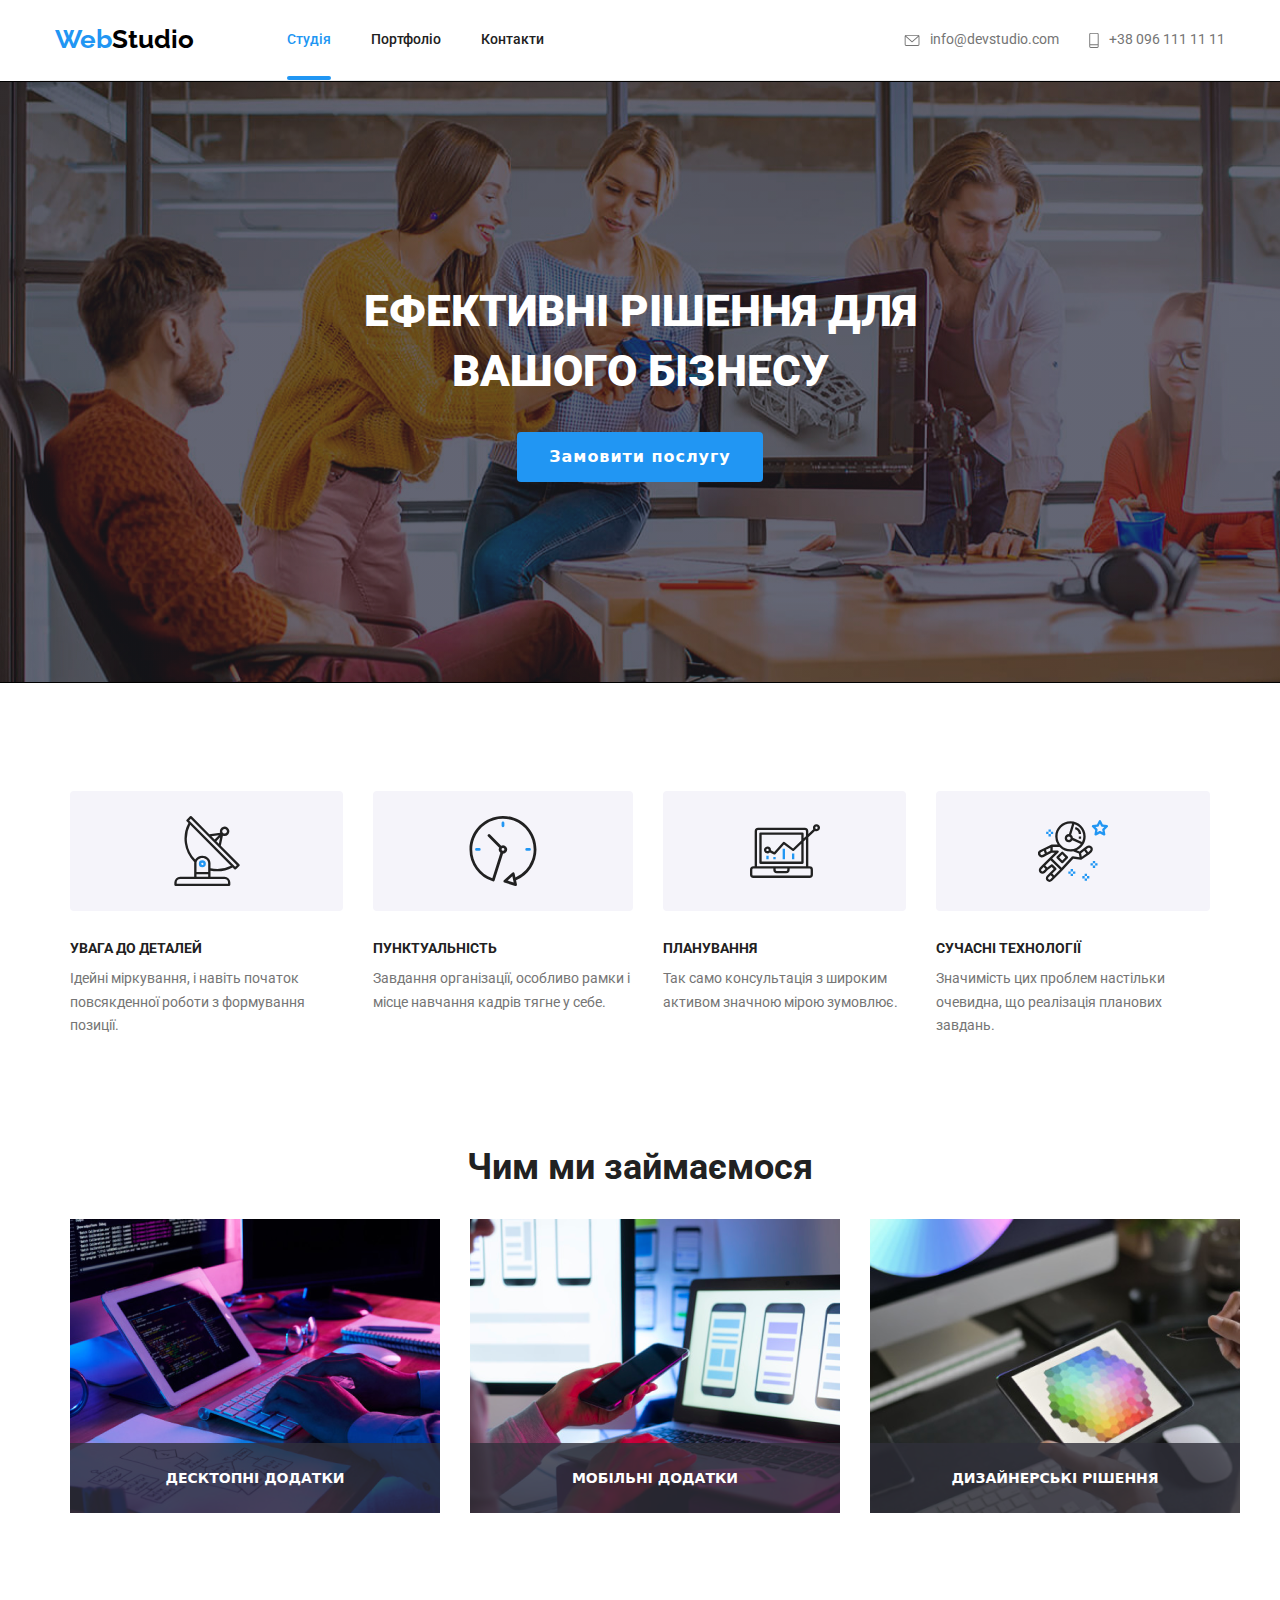
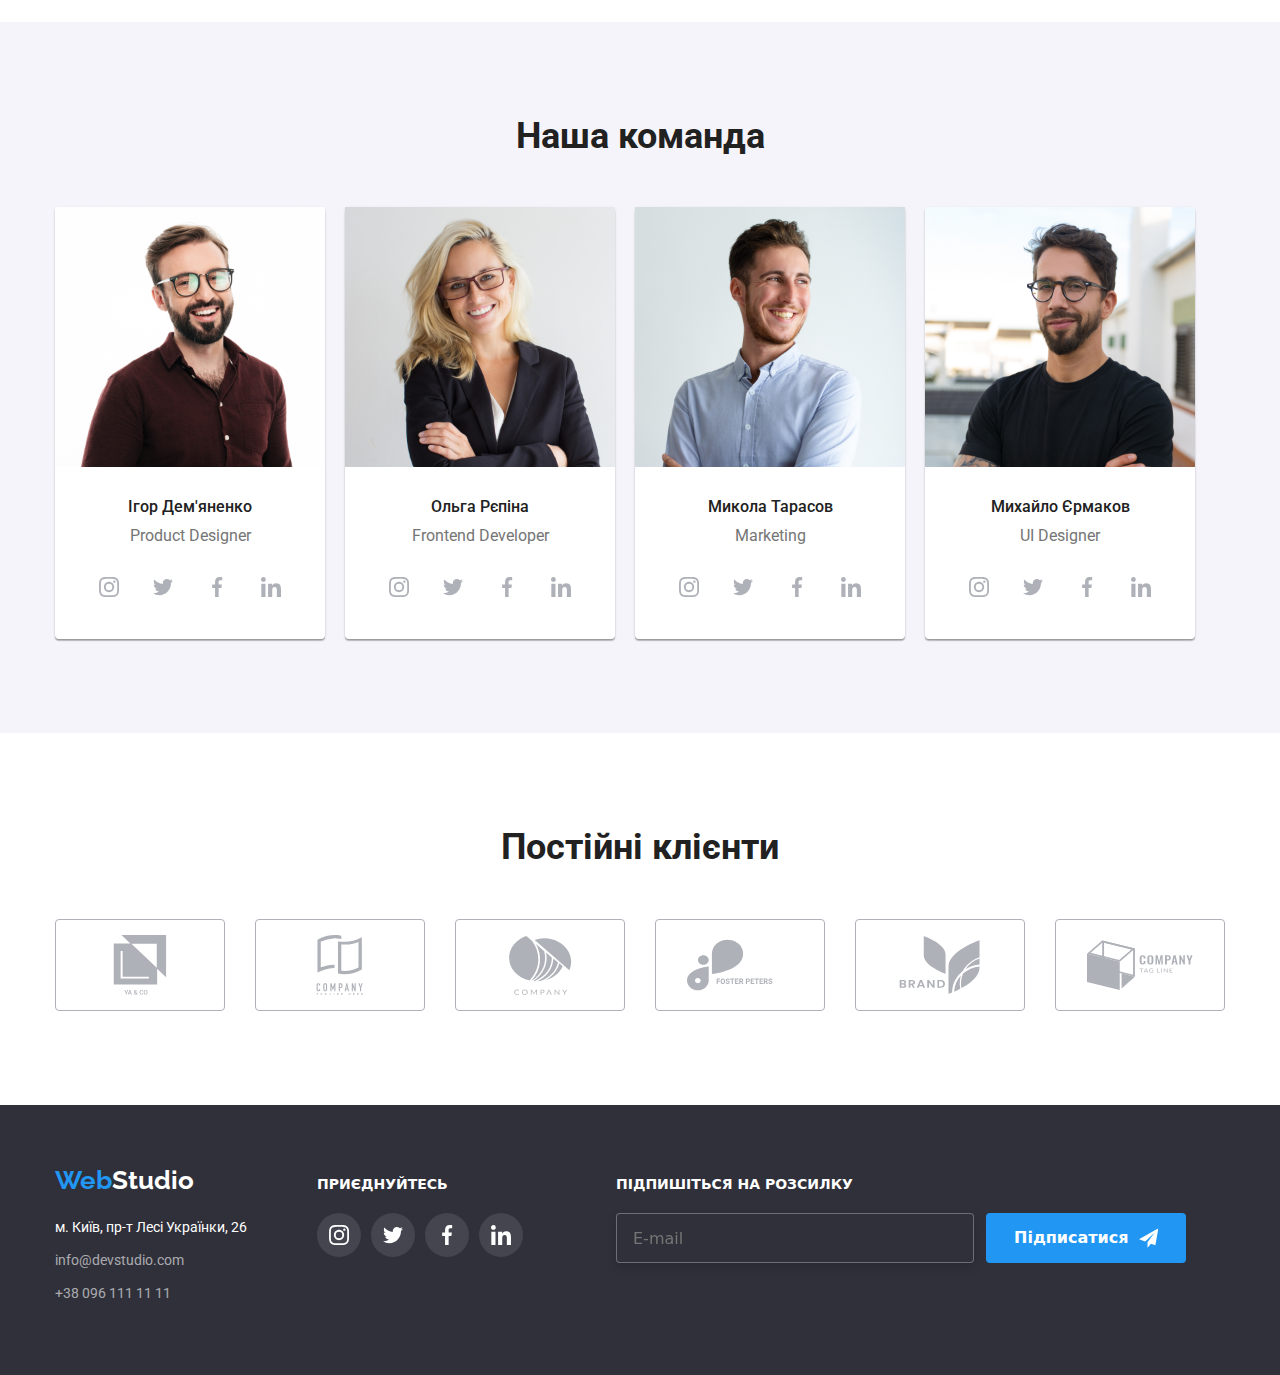
<file: index.html>
<!DOCTYPE html>
<html lang="en">
  <head>
    <meta charset="UTF-8" />
    <meta name="viewport" content="width=device-width, initial-scale=1.0" />
    <title>Document</title>
    <link rel="stylesheet" href="./css/styles.css" />
    <link rel="preconnect" href="https://fonts.googleapis.com" />
    <link rel="preconnect" href="https://fonts.gstatic.com" crossorigin />
    <link
      href="https://fonts.googleapis.com/css2?family=Raleway:wght@700&family=Roboto:wght@400;500;700;900&display=swap"
      rel="stylesheet"
    />
    <link
      rel="stylesheet"
      href="https://cdnjs.cloudflare.com/ajax/libs/modern-normalize/2.0.0/modern-normalize.min.css"
    />
  </head>
  <body>
    <header class="top">
      <div class="container top">
        <nav class="main-nav">
          <a href="" class="logo-first"
            >Web<span class="logo-second">Studio</span></a
          >
          <ul class="site">
            <li class="item"><a href="" class="site-nav-actual">Студія</a></li>
            <li class="item">
              <a href="./portfolio.html" class="site-nav">Портфоліо</a>
            </li>
            <li class="item"><a href="" class="site-nav">Контакти</a></li>
          </ul>

          <ul class="link-adress">
            <li class="container-link">
              <a href="" class="link">
                <svg class="nav-icon" width="16" height="12">
                  <use
                    href="./images/img.icon/symbol-defs.svg#icon-envelope"
                  ></use>
                </svg>
                info@devstudio.com</a
              >
            </li>
            <li class="container-link">
              <a href="" class="link">
                <svg class="nav-icon" width="10" height="16">
                  <use
                    href="./images/img.icon/symbol-defs.svg#icon-Vector"
                  ></use>
                </svg>
                +38 096 111 11 11</a
              >
            </li>
          </ul>
        </nav>
      </div>
    </header>

    <main>
      <section class="main">
        <h1 class="main-hero">
          Ефективні рішення для <br />
          вашого бізнесу
        </h1>
        <button type="button" class="main-active-button" data-modal-open>
          Замовити послугу
        </button>
        <div class="backdrop is-hidden" data-modal>
          <div class="modal">
            <button class="modal__button--close" type="button" data-modal-close>
              <svg class="modal__icon--close" width="11" height="11">
                <use href="./images/img.icon/symbol-defs2.svg#icon-close"></use>
              </svg>
            </button>
            <form autocomplete="off">
              <div class="form-bloc" role="group">
                <p class="form-bloc__title">
                  Залиште свої дані, ми вам передзвонимо
                </p>
                <label class="form-bloc__lable"
                  >Ім'я
                  <input class="form-bloc__input" type="name" name="name" />
                  <svg class="form-bloc__icon" width="18" height="18">
                    <use href="./images/img.icon/icons.svg#icon-modal-1"></use>
                  </svg>
                </label>
                <label class="form-bloc__lable"
                  >Телефон
                  <input class="form-bloc__input" type="tel" name="tel" />
                  <svg class="form-bloc__icon" width="18" height="18">
                    <use href="./images/img.icon/icons.svg#icon-modal-2"></use>
                  </svg>
                </label>
                <label class="form-bloc__lable"
                  >Пошта
                  <input class="form-bloc__input" type="email" name="email" />
                  <svg class="form-bloc__icon" width="18" height="18">
                    <use href="./images/img.icon/icons.svg#icon-modal-3"></use>
                  </svg>
                </label>
                <label class="form-bloc__lable"
                  >Коментар
                  <textarea
                    class="form-bloc__text"
                    name="comment"
                    rows="5"
                    placeholder="Введіть текст"
                  ></textarea>
                </label>
              </div>
              <label class="form-bloc__lable--policy">
                <input
                  class="form-bloc__checkbox"
                  type="checkbox"
                  name="policy"
                  value="policy"
                />
                <svg class="form-bloc__icon--hidden" width="16" height="15">
                  <use
                    href="./images/img.icon/symbol-defs-form.svg#icon-form-chek-4"
                  ></use>
                </svg>
                Погоджуюся з розсилкою та приймаю
                <a class="form-bloc__link" href="#">Умови договору</a>
              </label>
              <button class="form-bloc__button" type="submit">
                Відправити
              </button>
            </form>
          </div>
        </div>
      </section>

      <section class="preference">
        <div class="container">
          <ul class="container-preference-list">
            <li class="container-preference-item">
              <div class="preference-bloc">
                <svg class="preference-icon">
                  <use
                    href="./images/img.icon/symbol-defs.svg#icon-antenna-1"
                  ></use>
                </svg>
              </div>
              <h2 class="preference-title">УВАГА ДО ДЕТАЛЕЙ</h2>
              <p class="preference-text">
                Ідейні міркування, і навіть початок повсякденної роботи з
                формування позиції.
              </p>
            </li>

            <li class="container-preference-item">
              <div class="preference-bloc">
                <svg class="preference-icon">
                  <use
                    href="./images/img.icon/symbol-defs.svg#icon-clock-1"
                  ></use>
                </svg>
              </div>
              <h2 class="preference-title">ПУНКТУАЛЬНІСТЬ</h2>
              <p class="preference-text">
                Завдання організації, особливо рамки і місце навчання кадрів
                тягне у себе.
              </p>
            </li>

            <li class="container-preference-item">
              <div class="preference-bloc">
                <svg class="preference-icon">
                  <use
                    href="./images/img.icon/symbol-defs.svg#icon-diagram-1"
                  ></use>
                </svg>
              </div>
              <h2 class="preference-title">ПЛАНУВАННЯ</h2>
              <p class="preference-text">
                Так само консультація з широким активом значною мірою зумовлює.
              </p>
            </li>

            <li class="container-preference-item">
              <div class="preference-bloc">
                <svg class="preference-icon">
                  <use
                    href="./images/img.icon/symbol-defs.svg#icon-astronaut-1"
                  ></use>
                </svg>
              </div>
              <h2 class="preference-title">СУЧАСНІ ТЕХНОЛОГІЇ</h2>
              <p class="preference-text">
                Значимість цих проблем настільки очевидна, що реалізація
                планових завдань.
              </p>
            </li>
          </ul>
        </div>
      </section>

      <section class="works">
        <div class="container">
          <h2 class="works-title">Чим ми займаємося</h2>
          <ul class="container-works-list">
            <li class="container-works-item">
              <div class="works-bloc">
                <img src="./images/box_1.png" alt="" width="370" />
                <div class="works-bloc-second">
                  <p class="works-text">ДЕСКТОПНІ ДОДАТКИ</p>
                </div>
              </div>
            </li>
            <li class="container-works-item">
              <div class="works-bloc">
                <img src="./images/box_2.png" alt="" width="370" />
                <div class="works-bloc-second">
                  <p class="works-text">МОБІЛЬНІ ДОДАТКИ</p>
                </div>
              </div>
            </li>
            <li class="container-works-item">
              <div class="works-bloc">
                <img src="./images/box_3.png" alt="" width="370" />
                <div class="works-bloc-second">
                  <p class="works-text">ДИЗАЙНЕРСЬКІ РІШЕННЯ</p>
                </div>
              </div>
            </li>
          </ul>
        </div>
      </section>

      <section class="team">
        <div class="container">
          <h2 class="team-title">Наша команда</h2>
          <ul class="container-team-list">
            <li class="container-list-item">
              <img src="images/team_card_1.png" alt="" width="270" />
              <div class="team-bloc">
                <h3 class="employee-name">Ігор Дем'яненко</h3>
                <p class="employee-position">Product Designer</p>
                <ul class="social-contacts">
                  <li class="social-contacts-icon">
                    <a href="#" class="team-link">
                      <svg width="20" height="20" class="team-icon">
                        <use
                          href="./images/img.icon/symbol-defs.svg#icon-instagram"
                        ></use>
                      </svg>
                    </a>
                  </li>
                  <li>
                    <a href="#" class="team-link">
                      <svg width="20" height="20" class="team-icon">
                        <use
                          href="./images/img.icon/symbol-defs.svg#icon-twitter"
                        ></use>
                      </svg>
                    </a>
                  </li>

                  <li>
                    <a href="#" class="team-link">
                      <svg width="20" height="20" class="team-icon">
                        <use
                          href="./images/img.icon/symbol-defs.svg#icon-facebook"
                        ></use>
                      </svg>
                    </a>
                  </li>

                  <li>
                    <a href="#" class="team-link">
                      <svg width="20" height="20" class="team-icon">
                        <use
                          href="./images/img.icon/symbol-defs.svg#icon-linkedin"
                        ></use>
                      </svg>
                    </a>
                  </li>
                </ul>
              </div>
            </li>
            <li class="container-list-item">
              <img src="images/team_card_2.png" alt="" width="270" />
              <div class="team-bloc">
                <h3 class="employee-name">Ольга Рєпіна</h3>
                <p class="employee-position">Frontend Developer</p>
                <ul class="social-contacts">
                  <li class="social-contacts-icon">
                    <a href="#" class="team-link">
                      <svg width="20" height="20" class="team-icon">
                        <use
                          href="./images/img.icon/symbol-defs.svg#icon-instagram"
                        ></use>
                      </svg>
                    </a>
                  </li>
                  <li>
                    <a href="#" class="team-link">
                      <svg width="20" height="20" class="team-icon">
                        <use
                          href="./images/img.icon/symbol-defs.svg#icon-twitter"
                        ></use>
                      </svg>
                    </a>
                  </li>

                  <li>
                    <a href="#" class="team-link">
                      <svg width="20" height="20" class="team-icon">
                        <use
                          href="./images/img.icon/symbol-defs.svg#icon-facebook"
                        ></use>
                      </svg>
                    </a>
                  </li>

                  <li>
                    <a href="#" class="team-link">
                      <svg width="20" height="20" class="team-icon">
                        <use
                          href="./images/img.icon/symbol-defs.svg#icon-linkedin"
                        ></use>
                      </svg>
                    </a>
                  </li>
                </ul>
              </div>
              <a href=""></a>
            </li>

            <li class="container-list-item">
              <img src="images/team_card_3.png" alt="" width="270" />
              <div class="team-bloc">
                <h3 class="employee-name">Микола Тарасов</h3>
                <p class="employee-position">Marketing</p>
                <ul class="social-contacts">
                  <li class="social-contacts-icon">
                    <a href="#" class="team-link">
                      <svg width="20" height="20" class="team-icon">
                        <use
                          href="./images/img.icon/symbol-defs.svg#icon-instagram"
                        ></use>
                      </svg>
                    </a>
                  </li>
                  <li>
                    <a href="#" class="team-link">
                      <svg width="20" height="20" class="team-icon">
                        <use
                          href="./images/img.icon/symbol-defs.svg#icon-twitter"
                        ></use>
                      </svg>
                    </a>
                  </li>

                  <li>
                    <a href="#" class="team-link">
                      <svg width="20" height="20" class="team-icon">
                        <use
                          href="./images/img.icon/symbol-defs.svg#icon-facebook"
                        ></use>
                      </svg>
                    </a>
                  </li>

                  <li>
                    <a href="#" class="team-link">
                      <svg width="20" height="20" class="team-icon">
                        <use
                          href="./images/img.icon/symbol-defs.svg#icon-linkedin"
                        ></use>
                      </svg>
                    </a>
                  </li>
                </ul>
              </div>
              <a href=""></a>
            </li>

            <li class="container-list-item">
              <img src="images/team_card_4.png" alt="" width="270" />
              <div class="team-bloc">
                <h3 class="employee-name">Михайло Єрмаков</h3>
                <p class="employee-position">UI Designer</p>
                <ul class="social-contacts">
                  <li class="social-contacts-icon">
                    <a href="#" class="team-link">
                      <svg width="20" height="20" class="team-icon">
                        <use
                          href="./images/img.icon/symbol-defs.svg#icon-instagram"
                        ></use>
                      </svg>
                    </a>
                  </li>
                  <li>
                    <a href="#" class="team-link">
                      <svg width="20" height="20" class="team-icon">
                        <use
                          href="./images/img.icon/symbol-defs.svg#icon-twitter"
                        ></use>
                      </svg>
                    </a>
                  </li>

                  <li>
                    <a href="#" class="team-link">
                      <svg width="20" height="20" class="team-icon">
                        <use
                          href="./images/img.icon/symbol-defs.svg#icon-facebook"
                        ></use>
                      </svg>
                    </a>
                  </li>

                  <li>
                    <a href="#" class="team-link">
                      <svg width="20" height="20" class="team-icon">
                        <use
                          href="./images/img.icon/symbol-defs.svg#icon-linkedin"
                        ></use>
                      </svg>
                    </a>
                  </li>
                </ul>
              </div>
              <a href=""></a>
            </li>
          </ul>
        </div>
      </section>

      <section class="section-clients">
        <div class="container">
          <h2 class="clients__title">Постійні клієнти</h2>
          <ul class="clients__list">
            <li class="clients__item">
              <a class="clients__link" href="./index.html">
                <svg class="clients__icon" width="106" height="60">
                  <use
                    href="./images/img.icon/symbol-defs.svg#icon-group-1"
                  ></use>
                </svg>
              </a>
            </li>
            <li class="clients__item">
              <a class="clients__link" href="#">
                <svg class="clients__icon" width="106" height="60">
                  <use
                    href="./images/img.icon/symbol-defs.svg#icon-group-2"
                  ></use>
                </svg>
              </a>
            </li>
            <li class="clients__item">
              <a class="clients__link" href="#">
                <svg class="clients__icon" width="106" height="60">
                  <use
                    href="./images/img.icon/symbol-defs.svg#icon-group-3"
                  ></use>
                </svg>
              </a>
            </li>
            <li class="clients__item">
              <a class="clients__link" href="#">
                <svg class="clients__icon" width="106" height="60">
                  <use
                    href="./images/img.icon/symbol-defs.svg#icon-group-4"
                  ></use>
                </svg>
              </a>
            </li>
            <li class="clients__item">
              <a class="clients__link" href="#">
                <svg class="clients__icon" width="106" height="60">
                  <use
                    href="./images/img.icon/symbol-defs.svg#icon-group-5"
                  ></use>
                </svg>
              </a>
            </li>
            <li class="clients__item">
              <a class="clients__link" href="#">
                <svg class="clients__icon" width="106" height="60">
                  <use
                    href="./images/img.icon/symbol-defs.svg#icon-group-6"
                  ></use>
                </svg>
              </a>
            </li>
          </ul>
        </div>
      </section>
    </main>

    <footer class="bottom">
      <div class="container container-footer">
        <div>
          <a href="" class="logo-first-bottom"
            >Web<span class="logo-second-white">Studio</span></a
          >

          <ul class="bottom-contacts">
            <li class="bottom-contacts-list">
              <a href="" class="bottom-adress"
                >м. Київ, пр-т Лесі Українки, 26</a
              >
            </li>
            <li class="bottom-contacts-list">
              <a href="" class="bottom-contacts">info@devstudio.com</a>
            </li>
            <li class="bottom-contacts-list">
              <a href="" class="bottom-contacts">+38 096 111 11 11</a>
            </li>
          </ul>
        </div>
        <div class="container-social-link">
          <p class="join-text">Приєднуйтесь</p>
          <div>
            <ul class="join-list">
              <li>
                <a href="" class="bottom-social-link">
                  <svg class="join-icon" width="20" height="20">
                    <use
                      class="join-link"
                      href="./images/img.icon/symbol-defs.svg#icon-instagram"
                    ></use>
                  </svg>
                </a>
              </li>
              <li>
                <a href="" class="bottom-social-link">
                  <svg class="join-icon" width="20" height="20">
                    <use
                      href="./images/img.icon/symbol-defs.svg#icon-twitter"
                    ></use>
                  </svg>
                </a>
              </li>

              <li>
                <a href="" class="bottom-social-link">
                  <svg class="join-icon" width="20" height="20">
                    <use
                      href="./images/img.icon/symbol-defs.svg#icon-facebook"
                    ></use>
                  </svg>
                </a>
              </li>

              <li>
                <a href="" class="bottom-social-link">
                  <svg class="join-icon" width="20" height="20">
                    <use
                      href="./images/img.icon/symbol-defs.svg#icon-linkedin"
                    ></use>
                  </svg>
                </a>
              </li>
            </ul>
          </div>
        </div>

        <form autocomplete="off">
          <div class="subscribe">
            <div class="subscribe__bloc">
              <label for="email">Підпишіться на розсилку</label>
              <input
                type="email"
                name="email"
                id="email"
                placeholder="E-mail"
              />
            </div>
            <button class="subscribe__button" type="submit">
              Підписатися
              <svg class="subscribe__icon" width="24" height="24">
                <use
                  href="./images/img.icon/symbol-defs-form.svg#icon-icon-send"
                ></use>
              </svg>
            </button>
          </div>
        </form>
      </div>
    </footer>
    <script src="./js/modal.js"></script>
  </body>
</html>
</file>
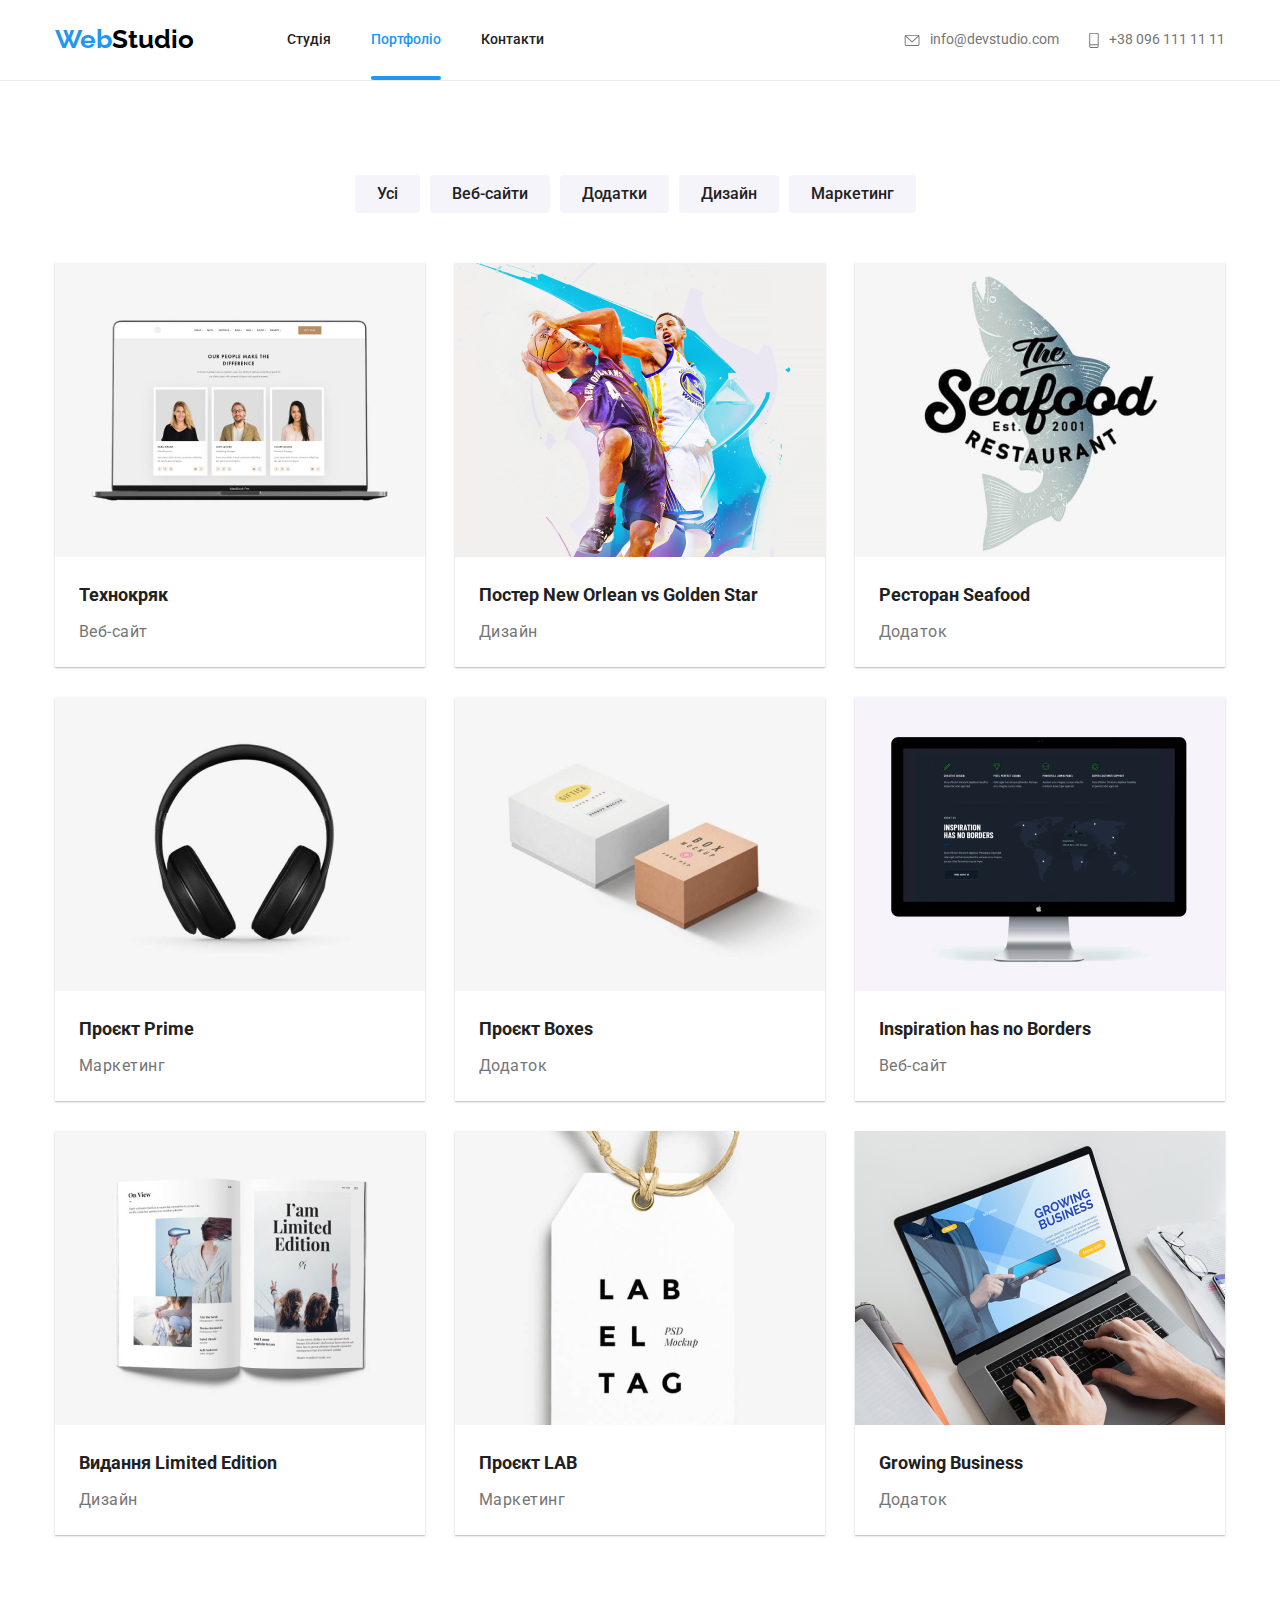
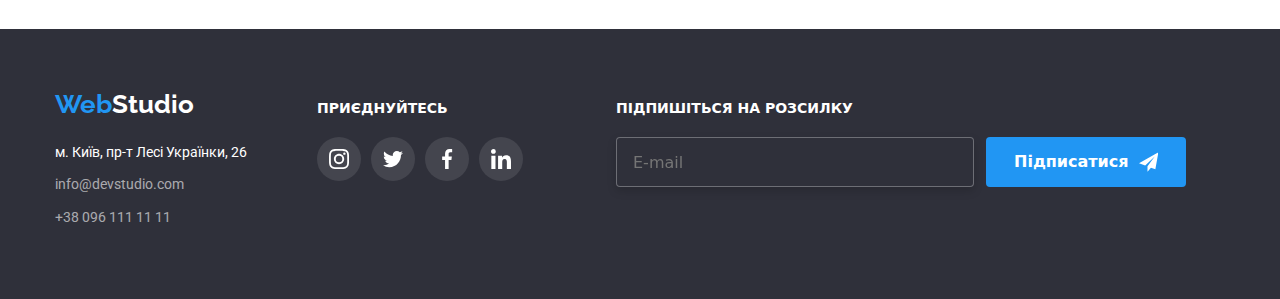
<file: portfolio.html>
<!DOCTYPE html>
<html lang="en">
  <head>
    <meta charset="UTF-8" />
    <meta name="viewport" content="width=device-width, initial-scale=1.0" />
    <title>Document</title>
    <link rel="stylesheet" href="./css/styles.css" />
    <link rel="preconnect" href="https://fonts.googleapis.com" />
    <link rel="preconnect" href="https://fonts.gstatic.com" crossorigin />
    <link
      href="https://fonts.googleapis.com/css2?family=Raleway:wght@700&family=Roboto:wght@400;500;700;900&display=swap"
      rel="stylesheet"
    />
    <link
      rel="stylesheet"
      href="https://cdnjs.cloudflare.com/ajax/libs/modern-normalize/2.0.0/modern-normalize.min.css"
    />
  </head>

  <body>
    <header class="top">
      <div class="container">
        <nav class="main-nav">
          <a href="./index.html" class="logo-first"
            >Web<span class="logo-second">Studio</span></a
          >
          <ul class="site">
            <li class="item">
              <a href="./index.html" class="site-nav">Студія</a>
            </li>
            <li class="item">
              <a href="" class="site-nav-actual">Портфоліо</a>
            </li>
            <li class="item"><a href="" class="site-nav">Контакти</a></li>
          </ul>

          <ul class="link-adress">
            <li class="container-link">
              <a href="" class="link">
                <svg class="nav-icon" width="16" height="12">
                  <use
                    href="./images/img.icon/symbol-defs.svg#icon-envelope"
                  ></use>
                </svg>
                info@devstudio.com</a
              >
            </li>
            <li class="container-link">
              <a href="" class="link">
                <svg class="nav-icon" width="10" height="16">
                  <use
                    href="./images/img.icon/symbol-defs.svg#icon-Vector"
                  ></use>
                </svg>
                +38 096 111 11 11</a
              >
            </li>
          </ul>
        </nav>
      </div>
    </header>

    <main>
      <section class="work-list">
        <div class="container">
          <h1 class="visually-hidden">Перелік робіт компанії</h1>
          <ul class="work-list-filter">
            <li class="work-button-list">
              <button type="button" class="work-button-filter">Усі</button>
            </li>
            <li class="work-button-list">
              <button type="button" class="work-button-filter">
                Веб-сайти
              </button>
            </li>
            <li class="work-button-list">
              <button type="button" class="work-button-filter">Додатки</button>
            </li>
            <li class="work-button-list">
              <button type="button" class="work-button-filter">Дизайн</button>
            </li>
            <li class="work-button-list">
              <button type="button" class="work-button-filter">
                Маркетинг
              </button>
            </li>
          </ul>
        </div>
      </section>

      <section>
        <div class="container">
          <ul class="cards">
            <li class="cards-list">
              <a class="cards-link" href="#">
                <div class="cards-bloc">
                  <div class="cards-overlay">
                    <p class="cards-text">
                      Ресурс пропонує комплексні пропозиції з різним рівнем
                      функціоналу та сервісів. Все це дозволить відвідувачу
                      отримати вичерпні відомості про компанію чи приватну
                      особу.
                    </p>
                  </div>
                  <img
                    src="./images/portfolio_img/project_1.jpg"
                    alt=""
                    width="370"
                    height="294"
                    class="cards-img"
                  />
                </div>
                <div class="cards-bloc-second">
                  <h2 class="cards-name">Технокряк</h2>
                  <p class="cards-discription">Веб-сайт</p>
                </div>
              </a>
            </li>

            <li class="cards-list">
              <a class="cards-link" href="#">
                <div class="cards-bloc">
                  <div class="cards-overlay">
                    <p class="cards-text">
                      Ресурс пропонує комплексні пропозиції з різним рівнем
                      функціоналу та сервісів. Все це дозволить відвідувачу
                      отримати вичерпні відомості про компанію чи приватну
                      особу.
                    </p>
                  </div>
                  <img
                    src="./images/portfolio_img/project_2.jpg"
                    alt=""
                    width="370"
                    height="294"
                    class="cards-img"
                  />
                </div>
                <div class="cards-bloc-second">
                  <h2 class="cards-name">Постер New Orlean vs Golden Star</h2>
                  <p class="cards-discription">Дизайн</p>
                </div>
              </a>
            </li>

            <li class="cards-list">
              <a class="cards-link" href="#">
                <div class="cards-bloc">
                  <div class="cards-overlay">
                    <p class="cards-text">
                      Ресурс пропонує комплексні пропозиції з різним рівнем
                      функціоналу та сервісів. Все це дозволить відвідувачу
                      отримати вичерпні відомості про компанію чи приватну
                      особу.
                    </p>
                  </div>
                  <img
                    src="./images/portfolio_img/project_3.jpg"
                    alt=""
                    width="370"
                    height="294"
                    class="cards-img"
                  />
                </div>
                <div class="cards-bloc-second">
                  <h2 class="cards-name">Ресторан Seafood</h2>
                  <p class="cards-discription">Додаток</p>
                </div>
              </a>
            </li>

            <li class="cards-list">
              <a class="cards-link" href="#">
                <div class="cards-bloc">
                  <div class="cards-overlay">
                    <p class="cards-text">
                      Ресурс пропонує комплексні пропозиції з різним рівнем
                      функціоналу та сервісів. Все це дозволить відвідувачу
                      отримати вичерпні відомості про компанію чи приватну
                      особу.
                    </p>
                  </div>
                  <img
                    src="./images/portfolio_img/project_4.jpg"
                    alt=""
                    width="370"
                    height="294"
                    class="cards-img"
                  />
                </div>
                <div class="cards-bloc-second">
                  <h2 class="cards-name">Проєкт Prime</h2>
                  <p class="cards-discription">Маркетинг</p>
                </div>
              </a>
            </li>

            <li class="cards-list">
              <a class="cards-link" href="#">
                <div class="cards-bloc">
                  <div class="cards-overlay">
                    <p class="cards-text">
                      Ресурс пропонує комплексні пропозиції з різним рівнем
                      функціоналу та сервісів. Все це дозволить відвідувачу
                      отримати вичерпні відомості про компанію чи приватну
                      особу.
                    </p>
                  </div>
                  <img
                    src="./images/portfolio_img/project_5.jpg"
                    alt=""
                    width="370"
                    height="294"
                    class="cards-img"
                  />
                </div>
                <div class="cards-bloc-second">
                  <h2 class="cards-name">Проєкт Boxes</h2>
                  <p class="cards-discription">Додаток</p>
                </div>
              </a>
            </li>

            <li class="cards-list">
              <a class="cards-link" href="#">
                <div class="cards-bloc">
                  <div class="cards-overlay">
                    <p class="cards-text">
                      Ресурс пропонує комплексні пропозиції з різним рівнем
                      функціоналу та сервісів. Все це дозволить відвідувачу
                      отримати вичерпні відомості про компанію чи приватну
                      особу.
                    </p>
                  </div>
                  <img
                    src="./images/portfolio_img/project_6.jpg"
                    alt=""
                    width="370"
                    height="294"
                    class="cards-img"
                  />
                </div>
                <div class="cards-bloc-second">
                  <h2 class="cards-name">Inspiration has no Borders</h2>
                  <p class="cards-discription">Веб-сайт</p>
                </div>
              </a>
            </li>

            <li class="cards-list">
              <a class="cards-link" href="#">
                <div class="cards-bloc">
                  <div class="cards-overlay">
                    <p class="cards-text">
                      Ресурс пропонує комплексні пропозиції з різним рівнем
                      функціоналу та сервісів. Все це дозволить відвідувачу
                      отримати вичерпні відомості про компанію чи приватну
                      особу.
                    </p>
                  </div>
                  <img
                    src="./images/portfolio_img/project_7.jpg"
                    alt=""
                    width="370"
                    height="294"
                    class="cards-img"
                  />
                </div>
                <div class="cards-bloc-second">
                  <h2 class="cards-name">Видання Limited Edition</h2>
                  <p class="cards-discription">Дизайн</p>
                </div>
              </a>
            </li>

            <li class="cards-list">
              <a class="cards-link" href="#">
                <div class="cards-bloc">
                  <div class="cards-overlay">
                    <p class="cards-text">
                      Ресурс пропонує комплексні пропозиції з різним рівнем
                      функціоналу та сервісів. Все це дозволить відвідувачу
                      отримати вичерпні відомості про компанію чи приватну
                      особу.
                    </p>
                  </div>
                  <img
                    src="./images/portfolio_img/project_8.jpg"
                    alt=""
                    width="370"
                    height="294"
                    class="cards-img"
                  />
                </div>
                <div class="cards-bloc-second">
                  <h2 class="cards-name">Проєкт LAB</h2>
                  <p class="cards-discription">Маркетинг</p>
                </div>
              </a>
            </li>

            <li class="cards-list">
              <a class="cards-link" href="#">
                <div class="cards-bloc">
                  <div class="cards-overlay">
                    <p class="cards-text">
                      Ресурс пропонує комплексні пропозиції з різним рівнем
                      функціоналу та сервісів. Все це дозволить відвідувачу
                      отримати вичерпні відомості про компанію чи приватну
                      особу.
                    </p>
                  </div>
                  <img
                    src="./images/portfolio_img/project_9.jpg"
                    alt=""
                    width="370"
                    height="294"
                    class="cards-img"
                  />
                </div>
                <div class="cards-bloc-second">
                  <h2 class="cards-name">Growing Business</h2>
                  <p class="cards-discription">Додаток</p>
                </div>
              </a>
            </li>
          </ul>
        </div>
      </section>
    </main>
    <footer class="bottom">
      <div class="container container-footer">
        <div>
          <a href="" class="logo-first-bottom"
            >Web<span class="logo-second-white">Studio</span></a
          >

          <ul class="bottom-contacts">
            <li class="bottom-contacts-list">
              <a href="" class="bottom-adress"
                >м. Київ, пр-т Лесі Українки, 26</a
              >
            </li>
            <li class="bottom-contacts-list">
              <a href="" class="bottom-contacts">info@devstudio.com</a>
            </li>
            <li class="bottom-contacts-list">
              <a href="" class="bottom-contacts">+38 096 111 11 11</a>
            </li>
          </ul>
        </div>
        <div class="container-social-link">
          <p class="join-text">Приєднуйтесь</p>
          <div>
            <ul class="join-list">
              <li>
                <a href="" class="bottom-social-link">
                  <svg class="join-icon" width="20" height="20">
                    <use
                      class="join-link"
                      href="./images/img.icon/symbol-defs.svg#icon-instagram"
                    ></use>
                  </svg>
                </a>
              </li>
              <li>
                <a href="" class="bottom-social-link">
                  <svg class="join-icon" width="20" height="20">
                    <use
                      href="./images/img.icon/symbol-defs.svg#icon-twitter"
                    ></use>
                  </svg>
                </a>
              </li>

              <li>
                <a href="" class="bottom-social-link">
                  <svg class="join-icon" width="20" height="20">
                    <use
                      href="./images/img.icon/symbol-defs.svg#icon-facebook"
                    ></use>
                  </svg>
                </a>
              </li>

              <li>
                <a href="" class="bottom-social-link">
                  <svg class="join-icon" width="20" height="20">
                    <use
                      href="./images/img.icon/symbol-defs.svg#icon-linkedin"
                    ></use>
                  </svg>
                </a>
              </li>
            </ul>
          </div>
        </div>
        <form autocomplete="off">
          <div class="subscribe">
            <div class="subscribe__bloc">
              <label for="email">Підпишіться на розсилку</label>
              <input
                type="email"
                name="email"
                id="email"
                placeholder="E-mail"
              />
            </div>
            <button class="subscribe__button" type="submit">
              Підписатися
              <svg class="subscribe__icon" width="24" height="24">
                <use
                  href="./images/img.icon/symbol-defs-form.svg#icon-icon-send"
                ></use>
              </svg>
            </button>
          </div>
        </form>
      </div>
    </footer>
  </body>
</html>
</file>
<file: css/styles.css>
/* CSS INDEX.HTML */
:root {
  --main-text-color: #212121;
  --secondary-text-color: #757575;
  --hero-text-color: #ffffff;
  --nav-text-color: #2196f3;
  --adress-text-color: rgba(255, 255, 255, 0.6);
  --button-text-background: #f5f4fa;
  --button-active-background: #188ce8;
}

ul {
  list-style-type: none;
  margin: 0;
  padding: 0;
}

body {
  margin: 0;
}

a {
  text-decoration: none;
  cursor: pointer;
}

h1,
h2,
h3,
h4 {
  margin: 0;
}

p {
  margin: 0;
}

img {
  display: block;
  max-width: 100%;
  height: auto;
}
label {
  cursor: default;
}
textarea {
  resize: none;
}
.visually-hidden {
  position: absolute;
  white-space: nowrap;
  width: 1px;
  height: 1px;
  overflow: hidden;
  border: 0;
  padding: 0;
  clip: rect(0 0 0 0);
  clip-path: inset(50%);
  margin: -1px;
}

.top {
  background-color: var(--hero-text-color);
  border-bottom: 1px solid #ececec;
}

.container {
  width: 1200px;
  padding-left: 15px;
  padding-right: 15px;
  padding-top: 0;
  padding-bottom: 0;
  margin-left: auto;
  margin-right: auto;
  margin-top: 0;
  margin-bottom: 0;
  /* outline: 1px solid blue; */
}

.container-link {
  display: flex;
  flex-direction: row;
  align-items: center;
}

.main-nav {
  display: flex;
  align-items: center;
}
.logo-first {
  color: var(--nav-text-color);
  font-family: "Raleway", sans-serif;
  font-optical-sizing: auto;
  font-weight: 700;
  font-style: normal;
  text-decoration: none;
  display: flex;
  align-items: center;
  font-size: 26px;
  line-height: 1.2;
  text-decoration: none;
  padding-top: 24px;
  padding-bottom: 25px;
  margin-right: 93px;
}
.logo-first-bottom {
  color: var(--nav-text-color);
  font-family: "Raleway", sans-serif;
  font-optical-sizing: auto;
  font-weight: 700;
  font-style: normal;
  text-decoration: none;
  display: flex;
  align-items: center;
  font-size: 26px;
  line-height: 1.2;
  text-decoration: none;
  margin-bottom: 20px;
}

.logo-second {
  color: #000000;
  font-family: "Raleway", sans-serif;
  font-optical-sizing: auto;
  font-weight: 700;
  font-style: normal;
  text-decoration: none;
}
.logo-second-white {
  color: #ffffff;
  font-family: "Raleway", sans-serif;
  font-optical-sizing: auto;
  font-weight: 700;
  font-style: normal;
  text-decoration: none;
}
.site {
  display: flex;
  margin-left: 70px;
  margin: 0px;
  padding: 0px;
}
.site .item {
  margin-right: 40px;
}
.site .item:last-child {
  margin-right: 0;
}
.site-nav-actual {
  display: block;
  color: var(--nav-text-color);
  font-family: "Roboto", sans-serif;
  font-weight: 500;
  font-style: normal;
  font-size: 14px;
  line-height: 1.14;
  padding-top: 21px;
  padding-bottom: 21px;
  text-decoration: none;
  cursor: pointer;
  position: relative;
}
.site-nav-actual:after {
  display: block;
  content: "";
  position: absolute;
  width: 100%;
  height: 4px;
  bottom: -11px;
  left: 0;
  border-radius: 2px;
  background-color: #2196f3;
}
.site-nav {
  color: #212121;
  font-family: "Roboto", sans-serif;
  font-weight: 500;
  font-style: normal;
  font-size: 14px;
  line-height: 1.14;
  display: block;
  padding-top: 21px;
  padding-bottom: 21px;
  text-decoration: none;
  position: relative;
}
.site-nav:hover,
.site-nav:focus {
  color: #2196f3;
}
.link-adress {
  margin-left: auto;
  display: flex;
  flex-direction: row;
  gap: 30px;
}
.link-adress .item {
  display: block;
  margin-right: 40px;
}
.nav-icon {
  display: flex;
  flex-direction: row;
  justify-content: center;
  align-items: center;
  margin-right: 10px;
  fill: #757575;
}
.link {
  color: #757575;
  text-decoration: none;
  display: flex;
  flex-direction: row;
  justify-content: center;
  align-items: center;
  font-family: "Roboto", sans-serif;
  font-size: 14px;
  line-height: 1.7;
  font-style: normal;
}
.link:hover,
.link:focus {
  color: #2196f3;
}
.link:hover svg,
.link:focus svg {
  fill: #188ce8;
}

.main {
  color: #ffffff;
  background-color: #2f303a;
  text-align: center;
  text-decoration: none;
  max-width: 1600px;
  padding: 200px 0;
  margin-left: auto;
  margin-right: auto;
  outline: 1px solid #000000;
  background-image: linear-gradient(
      to right,
      rgba(47, 48, 58, 0.4),
      rgba(47, 48, 58, 0.4)
    ),
    url(../images/hero_img/Img.jpg);
}

.main-hero {
  font-family: "Roboto", sans-serif;
  font-weight: 900;
  font-style: normal;
  text-align: center;
  max-width: 1600px;
  text-transform: uppercase;
  margin: 0 auto;
  color: #fff;
  font-size: 44px;
  line-height: 1.36;
  margin-bottom: 30px;
  text-align: center;
  width: 696px;
  margin-left: auto;
  margin-right: auto;
}
.main-active-button {
  color: var(--hero-text-color);

  font-family: inherit;
  font-weight: 700;
  font-size: 16px;
  line-height: 1.88;
  align-items: center;
  display: flex;
  cursor: pointer;
  text-align: center;
  letter-spacing: 0.06em;
  margin: 0 auto;
  border: none;
  padding: 10px 32px;
  border-radius: 4px;
  background: var(--nav-text-color);
  transition: background-color 250ms cubic-bezier(0.4, 0, 0.2, 1),
    box-shadow 250ms cubic-bezier(0.4, 0, 0.2, 1);
}

.main-active-button:hover,
.main-active-button:focus {
  background-color: var(--button-active-background);
  box-shadow: 0px 4px 4px rgba(0, 0, 0, 0.15);
}

.backdrop {
  position: fixed;
  top: 0;
  left: 0;
  width: 100%;
  height: 100%;
  z-index: 3;
  opacity: 1;
  transition: opacity 250ms cubic-bezier(0.4, 0, 0.2, 1);
  background-color: rgba(0, 0, 0, 0.2);
}

.backdrop.is-hidden .modal {
  transform: translate(-50%, -50%) scale(0);
}

.backdrop.is-hidden {
  opacity: 0;
  pointer-events: none;
}
.modal {
  width: 528px;
  height: 581px;
  padding: 8px;
  position: absolute;
  top: 50%;
  left: 50%;
  z-index: 4;
  background: #fff;
  box-shadow: 0px 1px 3px rgba(0, 0, 0, 0.12), 0px 1px 1px rgba(0, 0, 0, 0.14),
    0px 2px 1px rgba(0, 0, 0, 0.2);
  border-radius: 4px;
  transform: translate(-50%, -50%) scale(1);
  transition: transform 250ms cubic-bezier(0.4, 0, 0.2, 1);
}

.modal__button--close {
  display: flex;
  align-items: center;
  justify-content: center;
  margin-left: auto;
  cursor: pointer;
  width: 30px;
  height: 30px;
  border: 1px solid rgba(0, 0, 0, 0.1);
  border-radius: 50%;
  background-color: #fff;
  margin: 0px 0px 0px 482px;
}

.modal__button--close:hover svg {
  fill: #2196f3;
}
.modal__button--close:focus {
  border-color: #2196f3;
}

.form-bloc {
  width: 448px;
  margin: 0 auto 20px;
}
.form-bloc__title {
  color: #000000;
  font-weight: 700;
  font-size: 20px;
  line-height: 1.55;
  text-align: center;
  margin-bottom: 12px;
}

.form-bloc__lable {
  text-align: left;
  display: flex;
  flex-direction: column;
  margin-bottom: 10px;
  position: relative;
  font-size: 12px;
  line-height: 1.17;
  color: #757575;
}
.form-bloc__lable:hover textarea {
  border-color: #2196f3;
}

.form-bloc__lable:hover input,
.form-bloc__lable:focus input {
  border-color: #2196f3;
}
.form-bloc__lable--policy {
  display: flex;
  align-items: center;
  justify-content: center;
  gap: 7px;
  margin-bottom: 30px;
  font-size: 14px;
  line-height: 1.7;
  color: #757575;
}

.form-bloc__input {
  height: 40px;
  padding: 12px 0 12px 42px;
  box-sizing: border-box;
  border-radius: 4px;
  margin-top: 4px;
  cursor: pointer;
  border: 1px solid rgba(33, 33, 33, 0.2);
  transition: border-color 250ms cubic-bezier(0.4, 0, 0.2, 1);
}

.form-item:hover input,
.form-item:focus input {
  border-color: var(--nav-text-color);
}

.form-input:focus {
  border-color: var(--nav-text-color);
}

.form-input:focus ~ .form-icon,
.form-input:hover ~ .form-icon {
  fill: var(--nav-text-color);
}
.form-bloc__icon {
  position: absolute;
  display: inline-block;
  top: 50%;
  left: 12px;
  fill: #212121;
  transition: fill 250ms cubic-bezier(0.4, 0, 0.2, 1);
}
.form-bloc__input:hover ~ .form-bloc__icon,
.form-bloc__input:focus ~ .form-bloc__icon {
  fill: #2196f3;
}

.form-bloc__input:focus {
  border-color: #2196f3;
}

.form-bloc__text {
  padding: 12px 16px;
  height: 120px;
  box-sizing: border-box;
  border-radius: 4px;
  margin-top: 4px;
  border: 1px solid rgba(33, 33, 33, 0.2);
}
.form-bloc__text:focus {
  border-color: #2196f3;
}

.form-bloc__checkbox {
  position: absolute;
  white-space: nowrap;
  width: 1px;
  height: 1px;
  overflow: hidden;
  border: 0;
  padding: 0;
  clip: rect(0 0 0 0);
  clip-path: inset(50%);
  margin: -1px;
}

.form-bloc__checkbox:checked + .form-bloc__icon--hidden {
  background-color: #2196f3;
  background-size: contain;
  background-origin: border-box;
  border-color: #2196f3;
}
.form-bloc__icon--hidden {
  display: inline-block;
  border: 2px solid #212121;
  border-radius: 4px;
  fill: #fff;
  -webkit-transition: fill 250ms cubic-bezier(0.4, 0, 0.2, 1),
    background-color 250ms cubic-bezier(0.4, 0, 0.2, 1),
    border-color 250ms cubic-bezier(0.4, 0, 0.2, 1);
  transition: fill 250ms cubic-bezier(0.4, 0, 0.2, 1),
    background-color 250ms cubic-bezier(0.4, 0, 0.2, 1),
    border-color 250ms cubic-bezier(0.4, 0, 0.2, 1);
}
.form-bloc__icon--hidden:hover {
  background-color: #2196f3;
  background-size: contain;
  background-origin: border-box;
  border-color: #2196f3;
}

.form-bloc__button {
  cursor: pointer;
  color: #fff;
  font-family: inherit;
  font-weight: 700;
  font-size: 16px;
  line-height: 1.88;
  align-items: center;
  display: flex;
  text-align: center;
  margin: 0 auto;
  border: none;
  padding: 10px 52px;
  border-radius: 4px;
  background: #2196f3;
  transition: background-color 250ms cubic-bezier(0.4, 0, 0.2, 1),
    box-shadow 250ms cubic-bezier(0.4, 0, 0.2, 1);
}
.form-bloc__link {
  font-size: 14px;
  line-height: 1.7;
  color: #2196f3;
  text-decoration: underline;
}
.container-preference-list {
  display: flex;
  flex-direction: row;
}

.icon--close {
  fill: #000;
  transition: fill 250ms cubic-bezier(0.4, 0, 0.2, 1);
}
.modal__icon--close:hover {
  fill: #188ce8;
}
.container-preference-item {
  display: flex;
  flex-direction: column;
  background-color: #ffffff;
  margin: 15px;
}
.preference-bloc {
  display: flex;
  justify-content: center;
  align-items: center;
  border-radius: 4px;
  margin-bottom: 30px;
  background-color: #f5f4fa;
  height: 120px;
}
.preference-icon {
  width: 70px;
  height: 70px;
}

.preference {
  background-color: #ffffff;
  display: flex;
  padding: 94px 0px 94px;
  flex-direction: row;
  justify-content: center;
  align-items: center;
  box-sizing: border-box;
}

.preference-title {
  color: #212121;
  font-family: "Roboto", sans-serif;
  font-weight: 700;
  font-style: normal;
  font-size: 14px;
  line-height: 1.14;
  display: flex;
  flex-direction: row;
  padding-bottom: 10px;
}
.preference-text {
  color: #757575;
  font-family: "Roboto", sans-serif;
  font-size: 14px;
  font-weight: 400;
  font-style: normal;
  display: flex;
  flex-direction: row;
  line-height: 1.7;
}
.works {
  background-color: #ffffff;
  margin-bottom: 94px;
}
.works-title {
  color: #212121;
  font-family: "Roboto", sans-serif;
  font-weight: 700;
  font-style: normal;
  font-size: 36px;
  padding: 0px 0px 15px 0px;
  text-align: center;
}
.container-works-list {
  display: flex;
  flex-direction: row;
}
.container-works-item {
  padding: 15px;
}
.works-bloc {
  position: relative;
  width: 370px;
  height: 294px;
  z-index: 1;
}
.works-bloc-second {
  position: absolute;
  bottom: 0;
  left: 0;
  width: 370px;
  height: 70px;
  z-index: 2;
  background-color: rgba(47, 48, 58, 0.8);
}
.works-text {
  font-weight: 700;
  font-size: 14px;
  line-height: 16px;
  text-align: center;
  margin-top: 27px;
  margin-bottom: 27px;
  color: #fff;
}
.team {
  background-color: #f5f4fa;
  padding-top: 94px;
  padding-bottom: 94px;
}

.team-link {
  width: 44px;
  height: 44px;
  border-radius: 50%;
  display: flex;
  justify-content: center;
  align-items: center;
  transition: background-color 250ms cubic-bezier(0.4, 0, 0.2, 1);
}

.team-link:hover,
.team-link:focus {
  background-color: #188ce8;
}

.team-link:hover svg,
.team-link:focus svg {
  fill: #ffffff;
}

.team-icon {
  fill: #afb1b8;
  transition: fill 250ms cubic-bezier(0.4, 0, 0.2, 1);
}

.team-title {
  color: #212121;
  font-family: "Roboto", sans-serif;
  font-weight: 700;
  font-style: normal;
  font-size: 36px;
  line-height: 1.16;
  padding: 0px 0px 50px 0px;
  text-align: center;
}
.container-team-list {
  display: flex;
  flex-direction: row;
}
.container-list-item {
  margin-right: 20px;
  background: #ffffff;
  box-shadow: 0px 2px 1px rgba(0, 0, 0, 0.2), 0px 1px 1px rgba(0, 0, 0, 0.14),
    0px 1px 3px rgba(0, 0, 0, 0.12);
  border-radius: 4px;
}
.employee-name {
  color: #212121;
  font-family: "Roboto", sans-serif;
  font-weight: 700;
  font-style: normal;
  margin-bottom: 10px;
  font-weight: 500;
  font-size: 16px;
  line-height: 1.19;
  text-align: center;
}
.employee-position {
  color: #757575;
  font-family: "Roboto", sans-serif;
  font-style: normal;
  font-size: 16px;
  line-height: 1.19;
  text-align: center;
  margin-bottom: 10px;
}
.social-contacts {
  padding-top: 10px;
  display: flex;
  gap: 10px;
  justify-content: center;
  cursor: pointer;
}
.team-bloc {
  padding-top: 30px;
  padding-bottom: 30px;
  background-color: #fff;
  border-radius: 30px;
}
.section-clients {
  padding-top: 94px;
  padding-bottom: 94px;
  box-sizing: border-box;
  display: block;
  background: #fff;
  color: #212121;
  font-family: roboto, sans-serif;
  line-height: 1.15;
}
.section-clients.container {
  width: 1200px;
  padding: 0 15px;
}
.clients__title {
  color: #212121;
  margin-bottom: 50px;
  font-weight: 700;
  font-size: 36px;
  line-height: 1.16;
  text-align: center;
}
.clients__list {
  display: flex;
  flex-wrap: wrap;
  margin: -15px;
}
.clients__item {
  width: calc((100% - 180px) / 6);
  margin: 15px;
}
.clients__link {
  display: flex;
  align-items: center;
  justify-content: center;
  height: 92px;
  border: 1px solid #afb1b8;
  border-radius: 4px;
  transition: border-color 250ms cubic-bezier(0.4, 0, 0.2, 1);
}

.clients__link:hover,
.clients__link:focus {
  border: 1px solid #188ce8;
}

.clients__link:hover svg,
.clients__link:focus svg {
  fill: #188ce8;
}

.clients__icon {
  fill: #afb1b8;
  transition: fill 250ms cubic-bezier(0.4, 0, 0.2, 1);
  text-decoration: none;
  cursor: pointer;
}

.container-footer {
  display: flex;
  flex-direction: row;
}

.container-social-link {
  margin-top: 12px;
  margin-left: 70px;
}
.bottom {
  background-color: #2f303a;
  padding-top: 60px;
  padding-bottom: 60px;
}
.bottom-adress {
  color: #ffffff;
  font-family: "Roboto", sans-serif;
  font-weight: 400;
  font-style: normal;
  text-decoration: none;
}
.bottom-contacts {
  color: #ffffff;
  color: rgba(255, 255, 255, 0.6);
  font-family: "Roboto", sans-serif;
  font-weight: 400;
  font-style: normal;
  text-decoration: none;
}
.bottom-contacts-list {
  font-size: 14px;
  line-height: 1.7;
  font-style: normal;
  margin-bottom: 9px;
}

.bottom-social-link {
  width: 44px;
  height: 44px;
  display: flex;
  justify-content: center;
  align-items: center;
  background-color: rgba(255, 255, 255, 0.1);
  border-radius: 50%;
  transition: background-color 250ms cubic-bezier(0.4, 0, 0.2, 1);
}

.bottom-social-link:hover {
  background-color: #188ce8;
}

.join-icon {
  fill: #ffffff;
}

.join-text {
  justify-content: flex-start;
  display: flex;
  font-weight: 700;
  font-size: 14px;
  line-height: 1.14;
  text-transform: uppercase;
  color: #fff;
  margin-bottom: 20px;
}
.join-list {
  display: flex;
  gap: 10px;
  justify-content: center;
  list-style: none;
  cursor: pointer;
  margin: 0;
  padding: 0;
}
.subscribe {
  display: flex;
  flex-direction: row;
  margin-top: 12px;
  margin-left: 93px;
  max-width: 570px;
  align-items: center;
  width: 768px;
}
.subscribe__bloc {
  display: flex;
  flex-direction: column;
}
.subscribe__bloc label {
  font-weight: 700;
  font-size: 14px;
  line-height: 1.14;
  text-transform: uppercase;
  margin-bottom: 20px;
  color: #fff;
}
.subscribe__bloc input {
  width: 358px;
  margin-right: 12px;
  font-size: 16px;
  line-height: 1.25;
  height: 50px;
  padding: 15px 0px 15px 16px;
  border: 1px solid rgba(255, 255, 255, 0.3);
  filter: drop-shadow(0px 4px 4px rgba(0, 0, 0, 0.15));
  border-radius: 4px;
  color: rgba(255, 255, 255, 0.6);
  background-color: #2f303a;
}
.subscribe__button {
  padding: 0px;
  margin-top: 36px;
  font-family: inherit;
  display: flex;
  align-items: center;
  justify-content: center;
  font-weight: 700;
  font-size: 16px;
  line-height: 1.88;
  border: none;
  width: 200px;
  height: 50px;
  padding: 10px 28px;
  background: #2196f3;
  border-radius: 4px;
  transition: box-shadow 250ms cubic-bezier(0.4, 0, 0.2, 1),
    -webkit-box-shadow 250ms cubic-bezier(0.4, 0, 0.2, 1);
  color: #fff;
  cursor: pointer;
}
.subscribe__icon {
  cursor: pointer;
  margin-left: 10px;
  fill: #fff;
}
/* PORTFOLIO.HTML */

.work-list-filter {
  display: flex;
  flex-direction: row;
  padding-top: 94px;
  margin-bottom: 50px;
  justify-content: center;
}
.work-button-list {
  padding-right: 10px;
}
.work-button-filter {
  color: #212121;
  font-family: roboto, sans-serif;
  font-weight: 500;
  font-size: 16px;
  line-height: 1.62;
  background: #f5f4fa;
  border-radius: 4px;
  padding: 6px 22px;
  border: none;
  text-align: center;
  cursor: pointer;
}
.work-button-filter:hover {
  color: #ffffff;
  background-color: #2196f3;
}

.cards {
  display: flex;
  flex-direction: row;
  flex-wrap: wrap;
  padding-bottom: 94px;
  gap: 30px;
}

.cards-list {
  background: #ffffff;
  box-shadow: 0px 1px 1px rgba(0, 0, 0, 0.14), 0px 1px 3px rgba(0, 0, 0, 0.12);
}
.cards-link {
  display: block;
}

.cards-link:hover,
.cards-link:focus {
  box-shadow: 0px 1px 1px rgba(0, 0, 0, 0.12), 0px 4px 4px rgba(0, 0, 0, 0.06),
    1px 4px 6px rgba(0, 0, 0, 0.16);
}

.cards-link:hover .cards-overlay,
.cards-link:focus .cards-overlay {
  transform: translateY(0);
}
.cards-bloc {
  position: relative;
  overflow: hidden;
}
.cards-overlay {
  position: absolute;
  top: 0;
  left: 0;
  width: 100%;
  height: 100%;
  transform: translateY(100%);
  transition: transform 250ms cubic-bezier(0.4, 0, 0.2, 1);
  background-color: rgba(33, 150, 243, 0.9);
  box-sizing: border-box;
}
.cards-text {
  font-size: 18px;
  line-height: 28px;
  letter-spacing: 0.03em;
  color: #fff;
  padding: 63px 24px;
}
.cards-bloc-second {
  padding: 20px 10px 20px 24px;
}
.cards-name {
  color: #212121;
  margin-bottom: 4px;
  font-weight: 700;
  font-size: 18px;
  line-height: 2;
  font-family: roboto, sans-serif;
}
.cards-discription {
  color: #757575;
  font-size: 16px;
  line-height: 1.88;
  letter-spacing: 0.03em;
  font-family: roboto, sans-serif;
}
.cards-img {
  display: block;
  height: auto;
  width: 100%;
}

/* .test_container {
  outline: 1px solid blue;
  margin-top: 20px;
  margin-bottom: 20px;
  padding: 50px 0px;
  text-align: center;
  display: flex;
  flex-direction: row;
  justify-content: center;
  align-items: center;
}
.test_text_one {
  outline: 1px solid blue;
  padding-bottom: 20px;
  margin-right: 20px;
}
.test_text_two {
  outline: 1px solid blue;
  padding-bottom: 20px;
  margin-right: 20px;
}
.test_text_three {
  outline: 1px solid blue;
  padding-bottom: 20px;
} */
</file>
